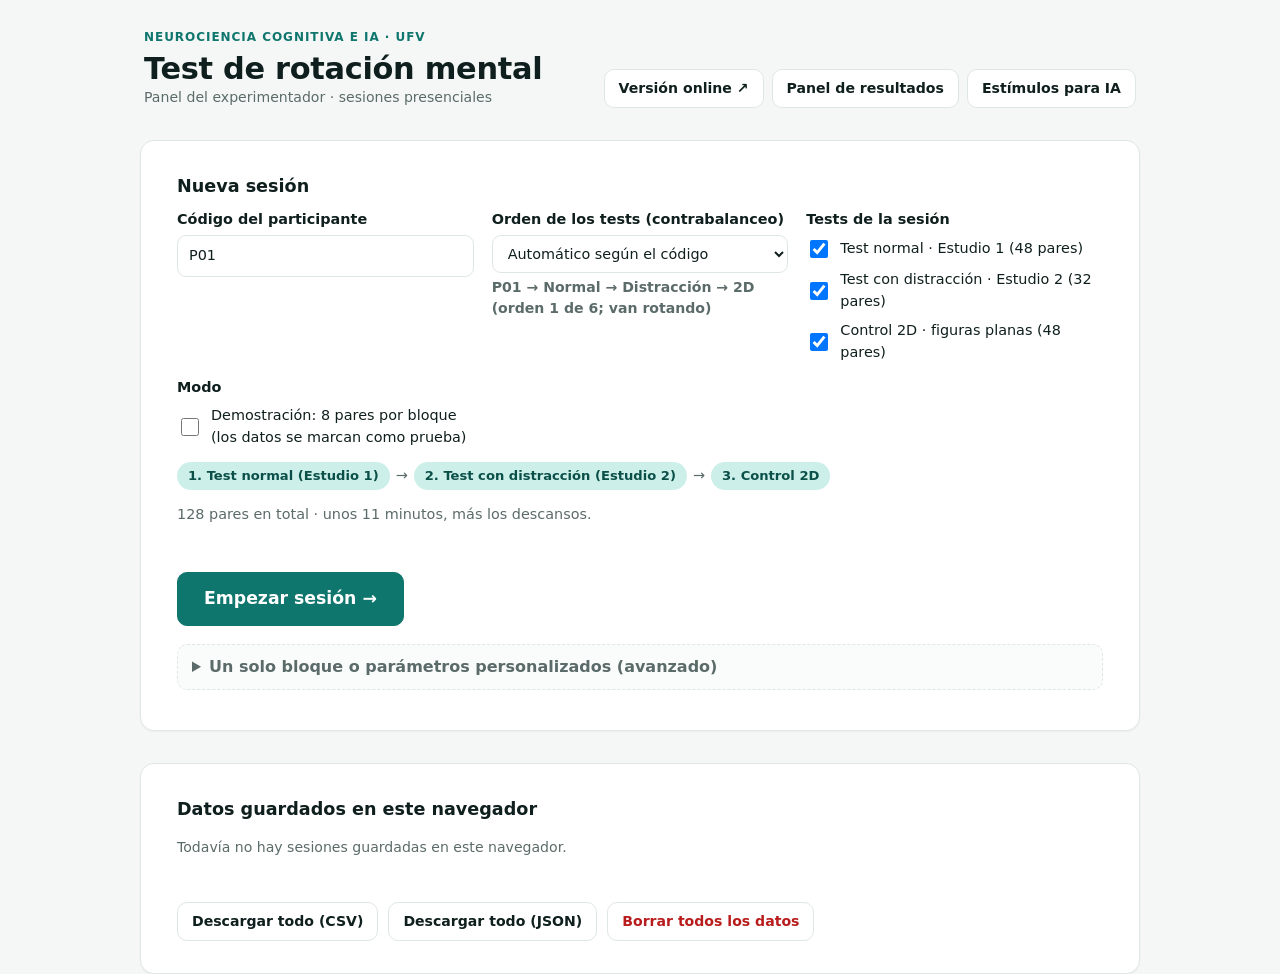
<file: index.html>
<!doctype html>
<html lang="es">
<head>
  <meta charset="utf-8">
  <meta name="viewport" content="width=device-width, initial-scale=1, viewport-fit=cover">
  <title>Test de rotación mental · Laboratorio</title>
  <link rel="icon" href="data:image/svg+xml,%3Csvg xmlns='http://www.w3.org/2000/svg' viewBox='0 0 32 32'%3E%3Cpath d='M16 3 28 9v14l-12 6-12-6V9z' fill='%231d9c8d'/%3E%3Cpath d='M16 3 28 9l-12 6L4 9z' fill='%23a8e6dc'/%3E%3Cpath d='M16 15v14l12-6V9z' fill='%230c544d'/%3E%3C/svg%3E">
  <link rel="stylesheet" href="css/estilo.css">
</head>
<body>

<!-- ============ PANEL DEL EXPERIMENTADOR ============ -->
<section id="p-panel" class="pantalla activa">
  <header class="cabecera-app">
    <div>
      <p class="etiqueta">Neurociencia Cognitiva e IA · UFV</p>
      <h1>Test de rotación mental</h1>
      <p class="nota" style="margin:0">Panel del experimentador · sesiones presenciales</p>
    </div>
    <nav class="enlaces-app">
      <a class="btn sec" href="participar.html?prueba=1" target="_blank" rel="noopener">Versión online ↗</a>
      <a class="btn sec" href="panel.html">Panel de resultados</a>
      <a class="btn sec" href="estimulos.html">Estímulos para IA</a>
    </nav>
  </header>

  <div class="tarjeta ancha">
    <h2 style="margin-top:0">Nueva sesión</h2>
    <form id="form-sesion" autocomplete="off" novalidate>
      <div class="opciones-sesion">
        <label>Código del participante
          <input id="s-codigo" required maxlength="20" placeholder="P01">
          <span class="nota" id="s-codigo-nota"></span>
        </label>
        <label>Orden de los tests (contrabalanceo)
          <select id="s-orden"></select>
          <span class="nota" id="s-orden-nota"></span>
        </label>
        <div>
          <label style="margin-bottom:6px">Tests de la sesión</label>
          <div class="partes">
            <label class="check-linea"><input type="checkbox" id="s-e1" checked> Test normal · Estudio 1 (48 pares)</label>
            <label class="check-linea"><input type="checkbox" id="s-e2" checked> Test con distracción · Estudio 2 (32 pares)</label>
            <label class="check-linea"><input type="checkbox" id="s-2d" checked> Control 2D · figuras planas (48 pares)</label>
          </div>
        </div>
        <div>
          <label style="margin-bottom:6px">Modo</label>
          <div class="partes">
            <label class="check-linea"><input type="checkbox" id="s-demo"> Demostración: 8 pares por bloque (los datos se marcan como prueba)</label>
          </div>
        </div>
      </div>
      <div class="plan-bloques" id="s-plan"></div>
      <p class="resumen-plan" id="s-resumen"></p>
      <p class="error" id="s-error"></p>
      <div class="fila-botones"><button class="btn principal grande" type="submit">Empezar sesión →</button></div>
    </form>

    <details id="ajustes" class="ajustes">
      <summary>Un solo bloque o parámetros personalizados (avanzado)</summary>
      <label>Condición
        <select id="sel-condicion"></select>
      </label>
      <p class="nota" id="resumen-condicion"></p>
      <details>
        <summary>Parámetros avanzados (JSON)</summary>
        <p class="nota">Puedes cambiar cualquier valor. Se aplica solo a este bloque y se guarda como <code>&lt;condición&gt;_personalizada</code>. Para cambios permanentes edita <code>js/config.js</code>.</p>
        <textarea id="json-config" spellcheck="false"></textarea>
        <p class="error" id="error-json"></p>
      </details>
      <div class="fila-botones"><button type="button" class="btn" id="btn-bloque">Empezar solo este bloque →</button></div>
    </details>
  </div>

  <div class="tarjeta ancha">
    <h2 style="margin-top:0">Datos guardados en este navegador</h2>
    <p class="nota" id="info-almacen"></p>
    <p class="aviso" id="aviso-almacen" hidden></p>
    <div class="tabla-scroll"><table class="tabla" id="tabla-sesiones"></table></div>
    <div class="fila-botones">
      <button type="button" class="btn sec" id="btn-descargar-todo">Descargar todo (CSV)</button>
      <button type="button" class="btn sec" id="btn-descargar-json">Descargar todo (JSON)</button>
      <button type="button" class="btn sec peligro" id="btn-borrar-todo">Borrar todos los datos</button>
    </div>
  </div>
</section>

<!-- ============ DATOS DEL PARTICIPANTE ============ -->
<section id="p-datos" class="pantalla">
  <div class="tarjeta">
    <p class="etiqueta" id="d-etiqueta"></p>
    <h1>Antes de empezar</h1>
    <p class="intro">Verás parejas de figuras. Tendrás que decidir si son <b>la misma figura girada</b> o si una es <b>la imagen en espejo</b> de la otra.</p>
    <form id="form-participante" autocomplete="off">
      <h2>Algunos datos (opcionales)</h2>
      <div class="rejilla">
        <label>Edad
          <input id="f-edad" type="number" min="10" max="99" inputmode="numeric">
        </label>
        <label>Género
          <select id="f-genero">
            <option value="">Prefiero no decirlo</option>
            <option>Mujer</option><option>Hombre</option><option>Otro</option>
          </select>
        </label>
        <label>Mano dominante
          <select id="f-mano">
            <option value="">—</option><option>Diestra</option><option>Zurda</option><option>Ambidiestra</option>
          </select>
        </label>
        <label>Estudios
          <select id="f-estudios">
            <option value="">—</option>
            <option value="STEM">Ciencias, ingeniería o tecnología (STEM)</option>
            <option value="No STEM">Otras áreas (no STEM)</option>
            <option value="Otro">Otro / no estudio</option>
          </select>
        </label>
        <label>Visión
          <select id="f-vision">
            <option value="">—</option><option>Normal</option><option>Corregida (gafas o lentillas)</option>
          </select>
        </label>
        <label>Experiencia con videojuegos 3D
          <select id="f-exp3d">
            <option value="">—</option>
            <option value="0">0 · Nunca</option>
            <option value="1">1 · Rara vez</option>
            <option value="2">2 · Algunas veces al mes</option>
            <option value="3">3 · Varias veces por semana</option>
            <option value="4">4 · A diario</option>
          </select>
        </label>
        <label class="ancho">¿Has hecho antes un test de rotación mental?
          <select id="f-previo">
            <option value="">—</option><option>No</option><option>Sí</option>
          </select>
        </label>
      </div>
      <div class="fila-botones">
        <button class="btn principal" type="submit">Continuar</button>
        <button type="button" class="btn sec" id="btn-volver-panel">← Volver al panel</button>
      </div>
    </form>
  </div>
</section>

<!-- ============ RESULTADOS DE LA SESIÓN ============ -->
<section id="p-resultados" class="pantalla">
  <div class="tarjeta">
    <p class="etiqueta" id="res-etiqueta">Sesión terminada</p>
    <h1>¡Gracias por participar!</h1>
    <div id="res-detalle">
      <div class="cifras" id="res-cifras"></div>
      <h2 id="res-titulo-grafica">Tiempo de respuesta (mediana de aciertos) según el ángulo</h2>
      <div class="leyenda"><span class="punto igual"></span> Pares iguales <span class="punto espejo"></span> Pares espejo <span class="linea"></span> Recta ajustada (iguales)</div>
      <canvas id="grafica" class="grafica"></canvas>
      <p class="nota" id="res-pendiente"></p>
      <h2>Resumen por tests (en el orden en que se hicieron)</h2>
      <div class="tabla-scroll"><table class="tabla" id="res-bloques"></table></div>
      <p class="nota">Precisión = aciertos / pares respondidos. TR = mediana de los aciertos. «Frente al test normal» = diferencia con el test normal de la misma persona, en puntos porcentuales (pp) de precisión y en ms de TR.</p>
      <details>
        <summary class="nota" style="cursor:pointer">Detalle por ángulo y tipo (test normal)</summary>
        <div class="tabla-scroll"><table class="tabla" id="res-tabla"></table></div>
      </details>
    </div>
    <div class="fila-botones">
      <button type="button" class="btn principal" id="btn-csv">Descargar CSV de la sesión</button>
      <button type="button" class="btn sec" id="btn-json">Descargar JSON (todo)</button>
      <button type="button" class="btn sec" id="btn-panel">Volver al panel</button>
    </div>
    <p class="nota" id="res-guardado"></p>
  </div>
</section>

<script src="js/config.js"></script>
<script src="js/figuras.js"></script>
<script src="js/ensayos.js"></script>
<script src="js/distractores.js"></script>
<script src="js/resultados.js"></script>
<script src="js/sesiones.js"></script>
<script src="js/motor.js"></script>
<script src="js/laboratorio.js"></script>
</body>
</html>
</file>
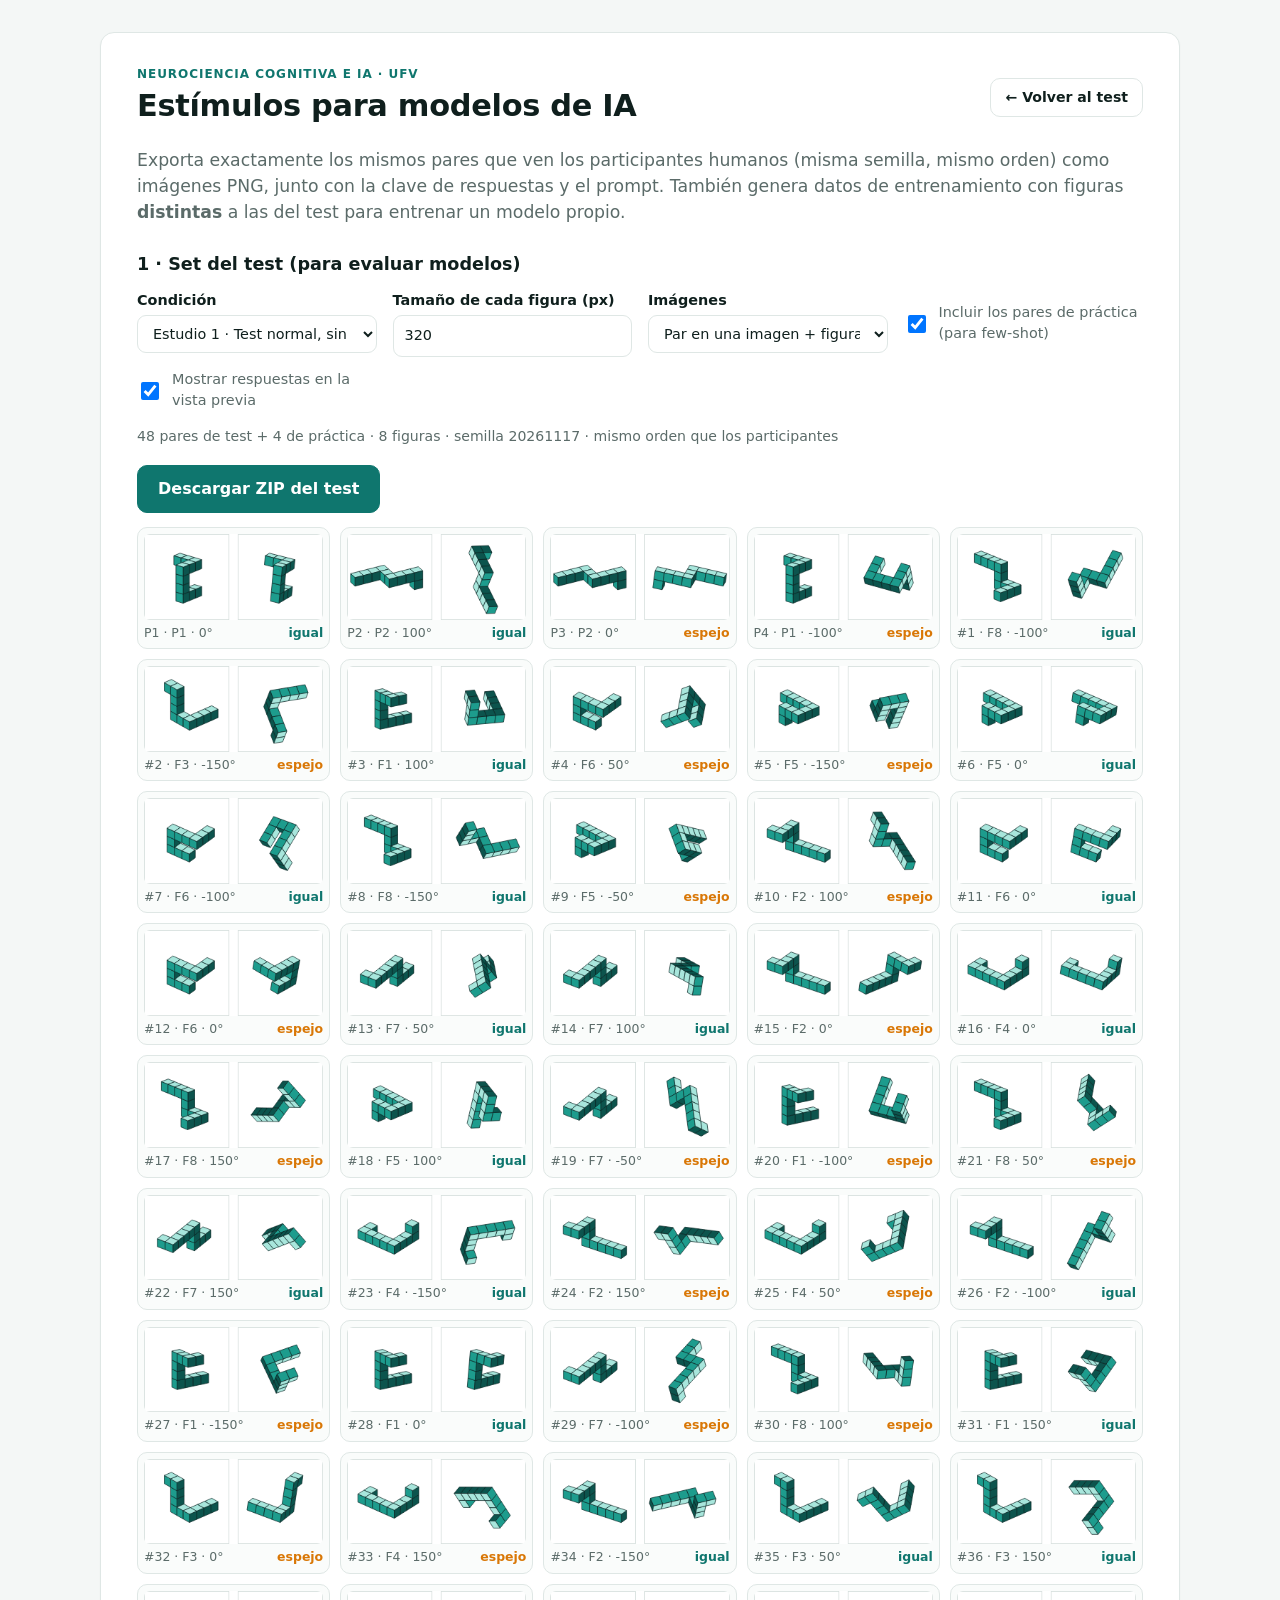
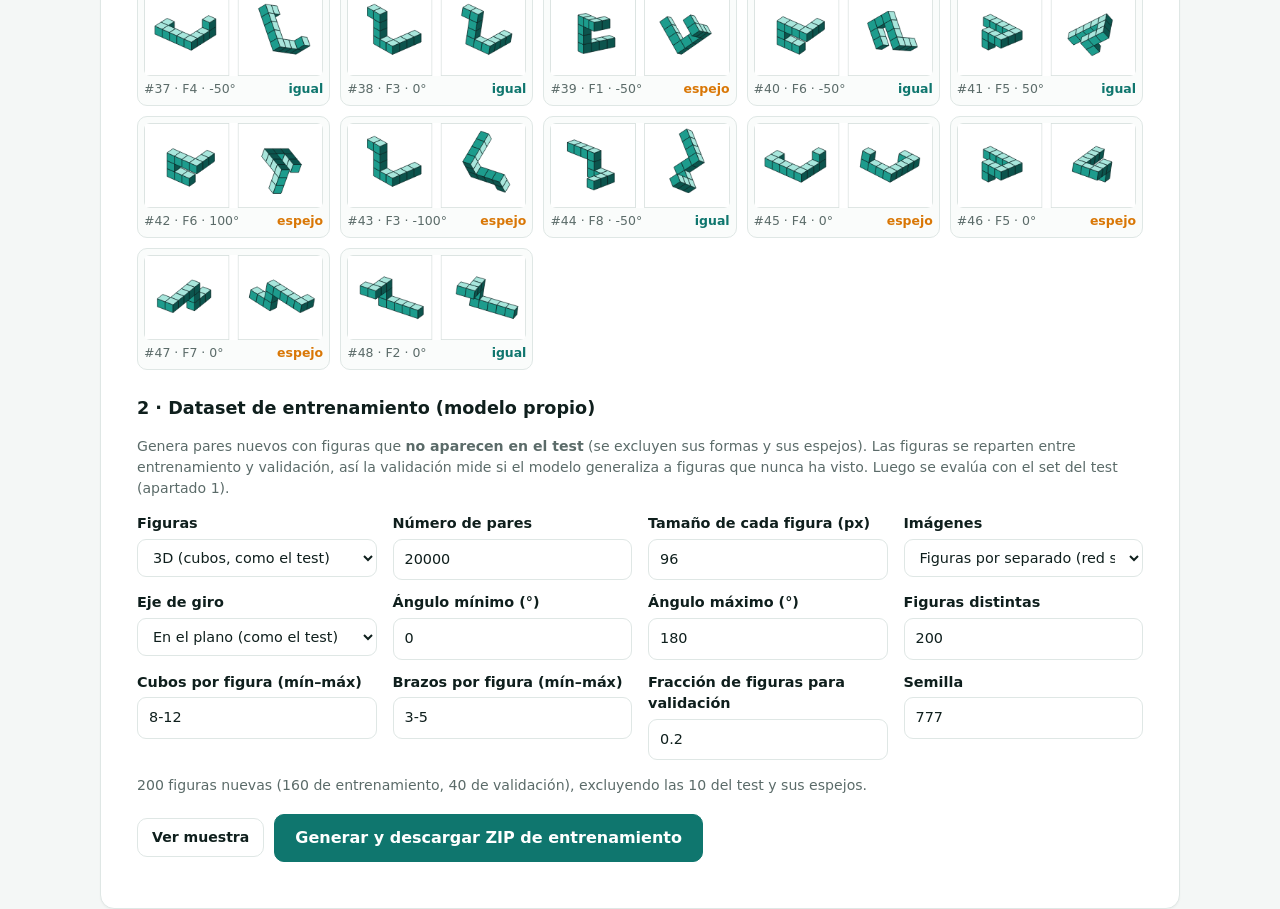
<file: estimulos.html>
<!doctype html>
<html lang="es">
<head>
  <meta charset="utf-8">
  <meta name="viewport" content="width=device-width, initial-scale=1">
  <title>Estímulos para IA</title>
  <link rel="stylesheet" href="css/estilo.css">
  <style>
    .tarjeta { max-width: 1080px; }
    .opciones { display: grid; grid-template-columns: repeat(auto-fill, minmax(200px, 1fr)); gap: 12px 16px; margin: 12px 0; }
    .opciones .check { margin: 0; align-items: center; }
    .galeria { display: grid; grid-template-columns: repeat(auto-fill, minmax(190px, 1fr)); gap: 10px; margin-top: 14px; }
    .item { border: 1px solid var(--borde); border-radius: 10px; padding: 6px; background: #fafcfb; font-size: .78rem; color: var(--suave); }
    .item canvas { width: 100%; height: auto; display: block; border-radius: 6px; background: #fff; }
    .item .etq { display: flex; justify-content: space-between; margin-top: 4px; font-variant-numeric: tabular-nums; }
    .item .clave { font-weight: 700; }
    .clave.igual { color: var(--acento); } .clave.espejo { color: var(--espejo); }
    .oculta-clave .clave { visibility: hidden; }
    .progreso-export { height: 8px; background: #eef2f1; border-radius: 4px; overflow: hidden; margin-top: 10px; display: none; }
    .progreso-export div { height: 100%; width: 0; background: var(--acento); }
    section + section { margin-top: 10px; }
    .cabecera { display: flex; justify-content: space-between; align-items: center; gap: 12px; flex-wrap: wrap; }
  </style>
</head>
<body>
<div class="tarjeta">
  <div class="cabecera">
    <div>
      <p class="etiqueta">Neurociencia Cognitiva e IA · UFV</p>
      <h1>Estímulos para modelos de IA</h1>
    </div>
    <a class="btn sec" href="index.html">← Volver al test</a>
  </div>
  <p class="intro">Exporta exactamente los mismos pares que ven los participantes humanos (misma semilla, mismo orden) como imágenes PNG, junto con la clave de respuestas y el prompt. También genera datos de entrenamiento con figuras <b>distintas</b> a las del test para entrenar un modelo propio.</p>

  <!-- ===================== 1. SET DEL TEST ===================== -->
  <section>
    <h2>1 · Set del test (para evaluar modelos)</h2>
    <div class="opciones">
      <label>Condición
        <select id="t-condicion"></select>
      </label>
      <label>Tamaño de cada figura (px)
        <input id="t-tam" type="number" value="320" min="64" max="1024" step="16">
      </label>
      <label>Imágenes
        <select id="t-modo">
          <option value="ambas">Par en una imagen + figuras por separado</option>
          <option value="par">Solo par (una imagen, como lo ve el humano)</option>
          <option value="separadas">Solo figuras por separado (izq / der)</option>
        </select>
      </label>
      <label class="check"><input type="checkbox" id="t-practica" checked> Incluir los pares de práctica (para few-shot)</label>
      <label class="check"><input type="checkbox" id="t-clave" checked> Mostrar respuestas en la vista previa</label>
    </div>
    <p class="nota" id="t-info"></p>
    <div class="fila-botones">
      <button class="btn principal" id="t-exportar">Descargar ZIP del test</button>
    </div>
    <div class="progreso-export" id="t-prog"><div></div></div>
    <div class="galeria" id="t-galeria"></div>
  </section>

  <!-- ===================== 2. DATASET DE ENTRENAMIENTO ===================== -->
  <section>
    <h2>2 · Dataset de entrenamiento (modelo propio)</h2>
    <p class="nota">Genera pares nuevos con figuras que <b>no aparecen en el test</b> (se excluyen sus formas y sus espejos). Las figuras se reparten entre entrenamiento y validación, así la validación mide si el modelo generaliza a figuras que nunca ha visto. Luego se evalúa con el set del test (apartado 1).</p>
    <div class="opciones">
      <label>Figuras
        <select id="d-dim">
          <option value="3d">3D (cubos, como el test)</option>
          <option value="2d">2D (cuadrados, como el control 2D)</option>
        </select>
      </label>
      <label>Número de pares
        <input id="d-n" type="number" value="20000" min="10" max="50000" step="100">
      </label>
      <label>Tamaño de cada figura (px)
        <input id="d-tam" type="number" value="96" min="32" max="512" step="16">
      </label>
      <label>Imágenes
        <select id="d-modo">
          <option value="separadas">Figuras por separado (red siamesa)</option>
          <option value="par">Par en una imagen</option>
        </select>
      </label>
      <label>Eje de giro
        <select id="d-eje">
          <option value="plano">En el plano (como el test)</option>
          <option value="profundidad">En profundidad (eje vertical)</option>
          <option value="aleatorio">Eje 3D al azar</option>
          <option value="mezcla">Mezcla de los tres</option>
        </select>
      </label>
      <label>Ángulo mínimo (°)
        <input id="d-amin" type="number" value="0" min="0" max="180">
      </label>
      <label>Ángulo máximo (°)
        <input id="d-amax" type="number" value="180" min="0" max="180">
      </label>
      <label>Figuras distintas
        <input id="d-nfig" type="number" value="200" min="4" max="500">
      </label>
      <label>Cubos por figura (mín–máx)
        <input id="d-cubos" value="8-12">
      </label>
      <label>Brazos por figura (mín–máx)
        <input id="d-brazos" value="3-5">
      </label>
      <label>Fracción de figuras para validación
        <input id="d-val" type="number" value="0.2" min="0" max="0.9" step="0.05">
      </label>
      <label>Semilla
        <input id="d-semilla" type="number" value="777">
      </label>
    </div>
    <p class="nota" id="d-info"></p>
    <div class="fila-botones">
      <button class="btn sec" id="d-muestra">Ver muestra</button>
      <button class="btn principal" id="d-exportar">Generar y descargar ZIP de entrenamiento</button>
    </div>
    <div class="progreso-export" id="d-prog"><div></div></div>
    <div class="galeria" id="d-galeria"></div>
  </section>
</div>

<script src="js/config.js"></script>
<script src="js/figuras.js"></script>
<script src="js/ensayos.js"></script>
<script src="js/resultados.js"></script>
<script src="js/zip.js"></script>
<script src="js/estimulos.js"></script>
</body>
</html>
</file>
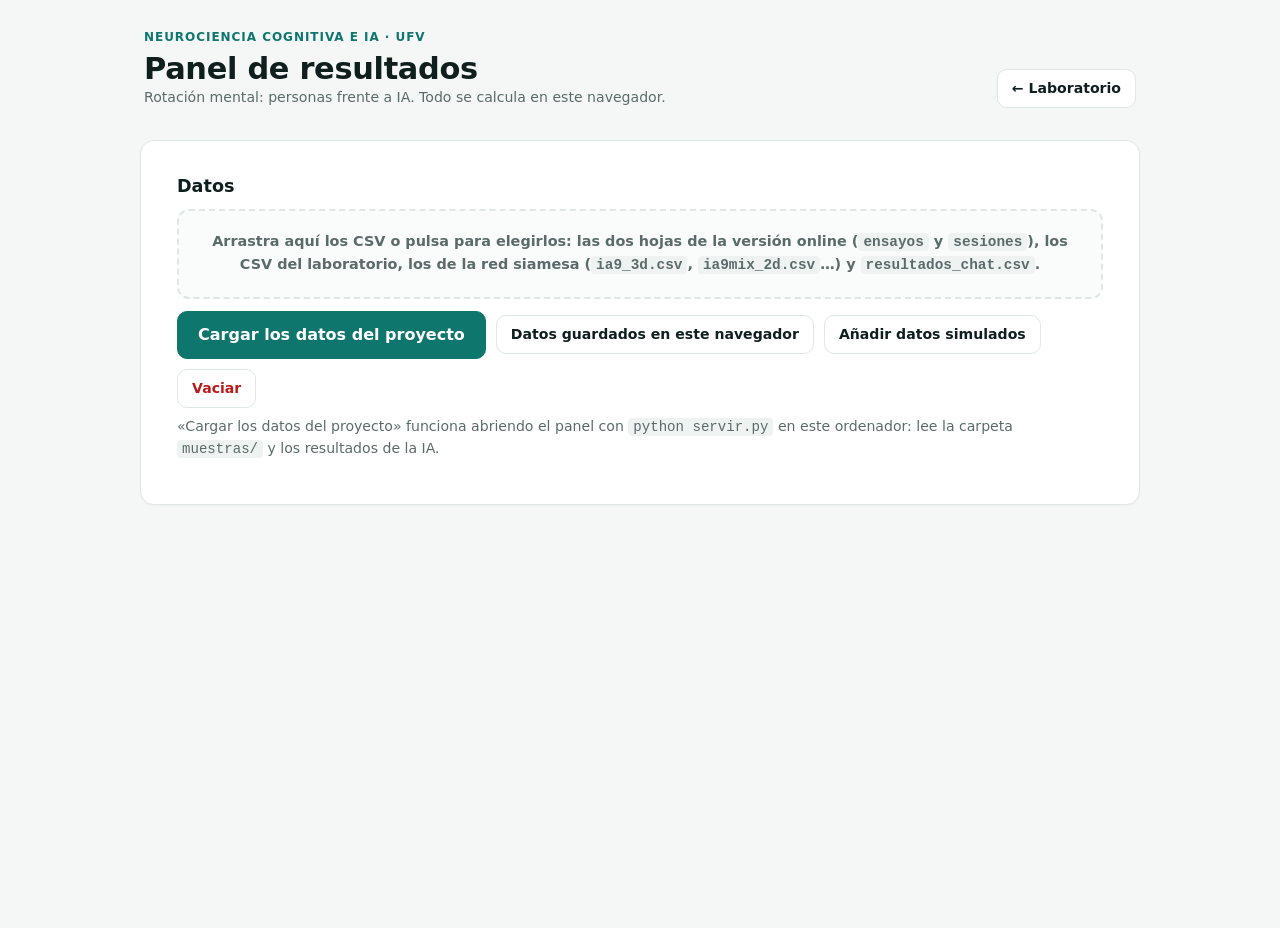
<file: panel.html>
<!doctype html>
<html lang="es">
<head>
  <meta charset="utf-8">
  <meta name="viewport" content="width=device-width, initial-scale=1">
  <title>Panel de resultados · Test de rotación mental</title>
  <link rel="icon" href="data:image/svg+xml,%3Csvg xmlns='http://www.w3.org/2000/svg' viewBox='0 0 32 32'%3E%3Cpath d='M16 3 28 9v14l-12 6-12-6V9z' fill='%231d9c8d'/%3E%3Cpath d='M16 3 28 9l-12 6L4 9z' fill='%23a8e6dc'/%3E%3Cpath d='M16 15v14l12-6V9z' fill='%230c544d'/%3E%3C/svg%3E">
  <link rel="stylesheet" href="css/estilo.css">
  <style>
    .viz-root {
      color-scheme: light;
      --surface-1: #ffffff;
      --text-primary: #0b0b0b;
      --text-secondary: #52514e;
      --text-muted: #898781;
      --grid: #e1e0d9;
      --axis: #c3c2b7;
      --bien: #0d7a3e; --bien-fondo: #e3f4ea;
      --medio: #8a5a00; --medio-fondo: #fdf1d8;
      --mal: #b42318; --mal-fondo: #fde8e6;
      --neutro: #52514e; --neutro-fondo: #efeeea;
    }
    .panel-ancho { max-width: 1240px; margin: 0 auto; }
    .zona-carga { display: block; border: 2px dashed var(--borde); border-radius: 12px; padding: 20px; text-align: center; color: var(--suave); background: #fafcfb; cursor: pointer; }
    .zona-carga.encima { border-color: var(--acento); background: #eef7f6; }
    .archivos { display: flex; flex-wrap: wrap; gap: 6px; margin-top: 12px; }
    .aviso-sim { background: #fde7d9; border: 1px solid #f5c3a3; color: #9a3412; border-radius: 10px; padding: 10px 14px; font-weight: 600; }
    .estado-carga { font-size: .88rem; color: var(--suave); margin: 8px 0 0; min-height: 1.2em; }

    /* navegación por secciones */
    .nav-secciones { position: sticky; top: 0; z-index: 20; background: rgba(244,247,246,.96);
      border-bottom: 1px solid var(--borde); padding: 8px 0; margin: 0 0 14px; display: flex; flex-wrap: wrap; gap: 6px; }
    .nav-secciones a { text-decoration: none; font-size: .84rem; font-weight: 600; color: var(--texto); background: #fff; border: 1px solid var(--borde);
      border-radius: 999px; padding: 5px 12px; }
    .nav-secciones a:hover { border-color: var(--acento); color: var(--acento); }
    .criterios { display: flex; flex-wrap: wrap; gap: 8px 22px; align-items: center; font-size: .9rem; }
    .criterios label { display: inline-flex; flex-direction: row; align-items: center; gap: 7px; font-weight: 500; margin: 0; }
    .criterios input[type=number] { width: 64px; padding: 4px 6px; }
    .criterios select { padding: 4px 8px; }

    /* secciones */
    .seccion { scroll-margin-top: 64px; }
    .seccion > header { display: flex; flex-wrap: wrap; align-items: baseline; justify-content: space-between; gap: 8px 16px; margin-bottom: 4px; }
    .seccion > header h2 { margin: 0; font-size: 1.35rem; }
    .meta { color: var(--suave); margin: 2px 0 10px; font-size: .88rem; }
    .veredicto { display: inline-flex; align-items: center; gap: 6px; font-size: .82rem; font-weight: 700; border-radius: 999px; padding: 4px 11px; white-space: nowrap; }
    .veredicto.bien { color: var(--bien); background: var(--bien-fondo); }
    .veredicto.medio { color: var(--medio); background: var(--medio-fondo); }
    .veredicto.mal { color: var(--mal); background: var(--mal-fondo); }
    .veredicto.neutro { color: var(--neutro); background: var(--neutro-fondo); }

    /* cifras clave */
    .cifras { display: grid; grid-template-columns: repeat(auto-fill, minmax(175px, 1fr)); gap: 10px; margin: 12px 0 4px; }
    .cifra { background: #fafcfb; border: 1px solid var(--borde); border-radius: 12px; padding: 11px 13px; }
    .cifra .v { font-size: 1.45rem; font-weight: 650; line-height: 1.15; font-variant-numeric: tabular-nums; }
    .cifra .t { font-size: .8rem; color: var(--texto); margin-top: 3px; }
    .cifra .s { font-size: .72rem; color: var(--suave); margin-top: 3px; font-variant-numeric: tabular-nums; }

    .rejilla-graficos { display: grid; grid-template-columns: repeat(auto-fit, minmax(440px, 1fr)); gap: 16px; margin: 10px 0; }
    .grafico { background: var(--surface-1); border: 1px solid var(--borde); border-radius: 12px; padding: 14px 16px 8px; min-width: 0; }
    .g-cab { display: flex; justify-content: space-between; gap: 10px; align-items: flex-start; }
    .grafico h3 { font-size: 1rem; margin: 0; }
    .grafico .sub { font-size: .8rem; color: var(--text-secondary); margin: 2px 0 6px; }
    .btn-png { border: 1px solid var(--borde); background: #fff; color: var(--suave); border-radius: 8px; font-size: .75rem; padding: 3px 8px; cursor: pointer; flex: none; }
    .btn-png:hover { color: var(--acento); border-color: var(--acento); }
    .grafico svg.plot { width: 100%; height: auto; display: block; overflow: visible; }
    .grafico svg text { font-family: system-ui, -apple-system, "Segoe UI", Arial, sans-serif; font-variant-numeric: tabular-nums; }
    .leyenda-viz { display: flex; flex-wrap: wrap; gap: 6px 16px; font-size: .8rem; color: var(--text-secondary); margin: 2px 0 4px; }
    .leyenda-viz span { display: inline-flex; align-items: center; gap: 6px; }
    .leyenda-viz svg { width: 22px; height: 10px; overflow: visible; }
    details.tabla-datos summary { cursor: pointer; font-size: .8rem; color: var(--suave); margin: 4px 0; }
    .vacio { color: var(--suave); font-size: .9rem; padding: 14px 0; }

    .estad { font-variant-numeric: tabular-nums; color: var(--text-secondary); }
    .dos-col { display: grid; grid-template-columns: repeat(auto-fit, minmax(380px, 1fr)); gap: 14px 28px; }
    .dos-col h4 { margin: 0 0 8px; font-size: .9rem; }
    .lista-excl { font-size: .84rem; columns: 2; margin: 4px 0; }
    .tabla-corr { max-width: 620px; }

    .tabla-hip td { vertical-align: middle; text-align: left !important; }
    .tabla-hip th { text-align: left !important; }
    .tabla-hip a { color: inherit; font-weight: 650; }

    .barras-h { display: grid; grid-template-columns: minmax(150px, 280px) 1fr 54px; gap: 6px 10px; align-items: center; font-size: .86rem; }
    .barras-h .pista { background: #eef1f0; border-radius: 6px; height: 16px; overflow: hidden; }
    .barras-h .lleno { background: var(--acento); height: 100%; border-radius: 0 4px 4px 0; }
    .barras-h .lleno.gris { background: var(--suave); }
    details.criterios-caja > summary { cursor: pointer; font-weight: 600; font-size: .92rem; }
    details.criterios-caja > summary .nota { font-weight: 400; margin-left: 8px; }
    details.criterios-caja[open] > summary { margin-bottom: 10px; }
    .barras-h .n { text-align: right; font-variant-numeric: tabular-nums; font-weight: 600; }
    .medida-sel { display: inline-flex; flex-direction: row; gap: 8px; align-items: center; font-size: .9rem; margin: 2px 0 4px; }
    .medida-sel select { width: auto; padding: 5px 8px; }
    .excluido td { color: #9ca3af; }
    #tip { position: fixed; z-index: 50; pointer-events: none; background: #1f2624; color: #fff; font-size: .78rem; line-height: 1.4;
      padding: 6px 9px; border-radius: 7px; white-space: pre-line; max-width: 320px; box-shadow: 0 2px 8px rgba(0,0,0,.18); display: none; }
    @media (max-width: 560px) { .rejilla-graficos { grid-template-columns: 1fr; } .barras-h { grid-template-columns: 110px 1fr 40px; } }
    @media print {
      .nav-secciones, .criterios, .btn-png, #tarjeta-datos, details.tabla-datos { display: none !important; }
      .grafico, .cifra { break-inside: avoid; }
      body { background: #fff; }
    }
  </style>
</head>
<body>
<section class="pantalla activa viz-root">
  <div class="panel-ancho">
  <header class="cabecera-app">
    <div>
      <p class="etiqueta">Neurociencia Cognitiva e IA · UFV</p>
      <h1>Panel de resultados</h1>
      <p class="nota" style="margin:0">Rotación mental: personas frente a IA. Todo se calcula en este navegador.</p>
    </div>
    <nav class="enlaces-app"><a class="btn sec" href="index.html">← Laboratorio</a></nav>
  </header>

  <div class="tarjeta ancha" id="tarjeta-datos">
    <h2 style="margin-top:0">Datos</h2>
    <label class="zona-carga" id="zona-carga">
      <input type="file" id="entrada-archivos" accept=".csv,text/csv" multiple hidden>
      <b>Arrastra aquí los CSV</b> o pulsa para elegirlos: las dos hojas de la versión online (<code>ensayos</code> y <code>sesiones</code>), los CSV del laboratorio, los de la red siamesa (<code>ia9_3d.csv</code>, <code>ia9mix_2d.csv</code>…) y <code>resultados_chat.csv</code>.
    </label>
    <div class="fila-botones" style="margin-top:12px">
      <button type="button" class="btn principal" id="btn-proyecto">Cargar los datos del proyecto</button>
      <button type="button" class="btn sec" id="btn-navegador">Datos guardados en este navegador</button>
      <button type="button" class="btn sec" id="btn-simulados">Añadir datos simulados</button>
      <button type="button" class="btn sec peligro" id="btn-vaciar">Vaciar</button>
    </div>
    <p class="estado-carga" id="estado-carga">«Cargar los datos del proyecto» funciona abriendo el panel con <code>python servir.py</code> en este ordenador: lee la carpeta <code>muestras/</code> y los resultados de la IA.</p>
    <div class="archivos" id="archivos"></div>
    <p class="aviso-sim" id="aviso-sim" hidden>Hay DATOS SIMULADOS cargados: sirven solo para ver cómo funciona el panel. No son datos reales.</p>
  </div>

  <div id="resultados" hidden>
    <nav class="nav-secciones" id="nav-secciones"></nav>
    <div class="tarjeta ancha">
      <details class="criterios-caja"><summary>Criterios de exclusión y comparación<span class="nota" id="n-analizadas"></span></summary>
      <div class="criterios" id="criterios">
        <label><input type="checkbox" id="f-prueba" checked> Quitar datos de prueba</label>
        <label>Modalidad <select id="f-modalidad"><option value="">Todas</option><option value="laboratorio">Laboratorio</option><option value="online">Online</option></select></label>
        <label><input type="checkbox" id="f-completo" checked> Exigir el test normal completo</label>
        <label><input type="checkbox" id="f-precision" checked> Precisión en el test normal ≥ <input type="number" id="f-umbral" value="60" min="0" max="100" step="5"> %</label>
        <label><input type="checkbox" id="f-rapidos" checked> Quitar a quien respondía sin mirar (TR mediano &lt; 300 ms)</label>
        <label><input type="checkbox" id="f-tr" checked> Quitar pares con TR &lt; 300 ms o &gt; 20 s</label>
        <label><input type="checkbox" id="f-sonido" checked> Distracción: quitar a quien no oyó los pitidos</label>
        <label><input type="checkbox" id="f-azar"> Comprobación: quitar los tests que no superan el azar</label>
        <label><input type="checkbox" id="f-primero"> IA: personas solo en el test que hicieron primero</label>
      </div>
      </details>
    </div>
    <div id="secciones"></div>
  </div>
  </div>
</section>
<div id="tip"></div>

<script src="js/config.js"></script>
<script src="js/resultados.js"></script>
<script src="js/sesiones.js"></script>
<script src="js/panel.js"></script>
</body>
</html>
</file>
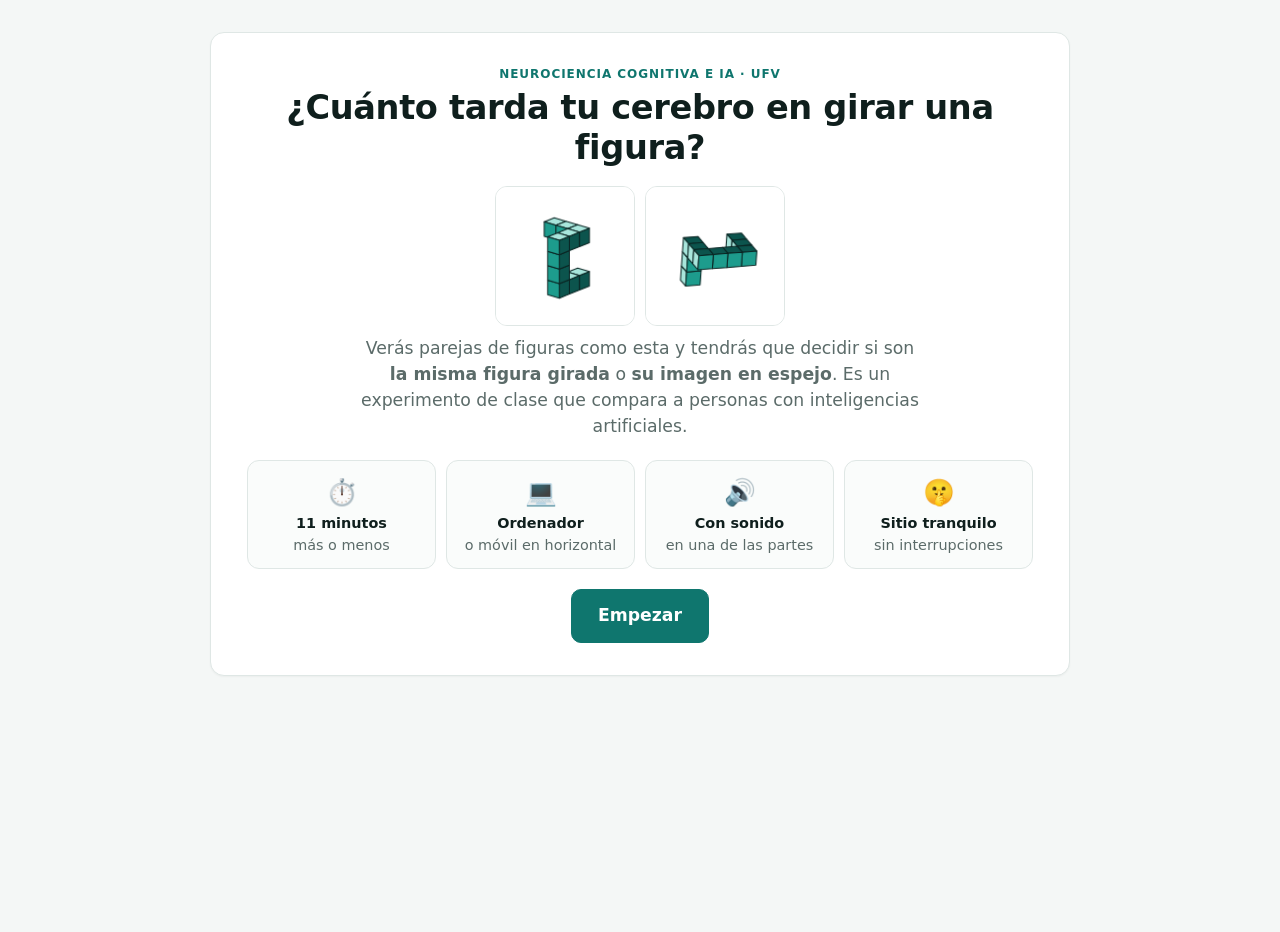
<file: participar.html>
<!doctype html>
<html lang="es">
<head>
  <meta charset="utf-8">
  <meta name="viewport" content="width=device-width, initial-scale=1, viewport-fit=cover">
  <title>Test de rotación mental · Neurociencia Cognitiva e IA (UFV)</title>
  <meta name="description" content="¿Son la misma figura girada o su imagen en espejo? Experimento de clase que compara a personas con inteligencias artificiales. Unos 11 minutos y anónimo.">
  <!-- Vista previa al compartir el enlace por WhatsApp -->
  <meta property="og:type" content="website">
  <meta property="og:title" content="¿Cuánto tarda tu cerebro en girar una figura?">
  <meta property="og:description" content="Test de rotación mental · experimento de clase (Neurociencia Cognitiva e IA, UFV). Unos 11 minutos y anónimo.">
  <!-- Dirección completa de la imagen (WhatsApp no acepta rutas relativas) -->
  <meta property="og:image" content="https://feduchyy.github.io/rotacion-mental/vista_previa.png">
  <meta property="og:url" content="https://feduchyy.github.io/rotacion-mental/participar.html">
  <meta name="theme-color" content="#0f766e">
  <link rel="icon" href="data:image/svg+xml,%3Csvg xmlns='http://www.w3.org/2000/svg' viewBox='0 0 32 32'%3E%3Cpath d='M16 3 28 9v14l-12 6-12-6V9z' fill='%231d9c8d'/%3E%3Cpath d='M16 3 28 9l-12 6L4 9z' fill='%23a8e6dc'/%3E%3Cpath d='M16 15v14l12-6V9z' fill='%230c544d'/%3E%3C/svg%3E">
  <link rel="stylesheet" href="css/estilo.css">
</head>
<body>
<div class="cinta-prueba" id="cinta-prueba" hidden>MODO PRUEBA</div>

<!-- ============ 1. BIENVENIDA ============ -->
<section id="p-bienvenida" class="pantalla activa">
  <div class="tarjeta hero">
    <p class="etiqueta">Neurociencia Cognitiva e IA · UFV</p>
    <h1>¿Cuánto tarda tu cerebro en girar una figura?</h1>
    <div class="figura-portada"><canvas id="portada-1"></canvas><canvas id="portada-2"></canvas></div>
    <p class="intro">Verás parejas de figuras como esta y tendrás que decidir si son <b>la misma figura girada</b> o <b>su imagen en espejo</b>. Es un experimento de clase que compara a personas con inteligencias artificiales.</p>
    <div class="requisitos">
      <div class="requisito"><span class="i">⏱️</span><b id="b-minutos">11 minutos</b><br>más o menos</div>
      <div class="requisito"><span class="i">💻</span><b>Ordenador</b><br>o móvil en horizontal</div>
      <div class="requisito" id="req-sonido"><span class="i">🔊</span><b>Con sonido</b><br>en una de las partes</div>
      <div class="requisito"><span class="i">🤫</span><b>Sitio tranquilo</b><br>sin interrupciones</div>
    </div>
    <p class="aviso" id="b-aviso" hidden></p>
    <div class="fila-botones centro"><button type="button" class="btn principal grande" id="btn-bienvenida">Empezar</button></div>
  </div>
</section>


<!-- ============ 3. DATOS GENERALES ============ -->
<section id="p-datos" class="pantalla">
  <div class="tarjeta">
    <h1>Unos datos generales</h1>
    <p class="nota">Solo la edad es obligatoria.</p>
    <form id="form-datos" autocomplete="off">
      <div class="rejilla">
        <label>Edad *
          <input id="f-edad" type="number" min="10" max="99" required inputmode="numeric">
        </label>
        <label>Género
          <select id="f-genero">
            <option value="">Prefiero no decirlo</option>
            <option>Mujer</option><option>Hombre</option><option>Otro</option>
          </select>
        </label>
        <label>Mano dominante
          <select id="f-mano">
            <option value="">—</option><option>Diestra</option><option>Zurda</option><option>Ambidiestra</option>
          </select>
        </label>
        <label>Estudios
          <select id="f-estudios">
            <option value="">—</option>
            <option value="STEM">Ciencias, ingeniería o tecnología (STEM)</option>
            <option value="No STEM">Otras áreas (no STEM)</option>
            <option value="Otro">Otro / no estudio</option>
          </select>
        </label>
        <label>Visión
          <select id="f-vision">
            <option value="">—</option><option>Normal</option><option>Corregida (gafas o lentillas)</option>
          </select>
        </label>
        <label>¿Juegas a videojuegos en 3D?
          <select id="f-exp3d">
            <option value="">—</option>
            <option value="0">Nunca</option>
            <option value="1">Rara vez</option>
            <option value="2">Algunas veces al mes</option>
            <option value="3">Varias veces por semana</option>
            <option value="4">A diario</option>
          </select>
        </label>
        <label class="ancho">¿Has hecho antes un test de rotación mental?
          <select id="f-previo">
            <option value="">—</option><option>No</option><option>Sí</option>
          </select>
        </label>
      </div>
      <div class="fila-botones"><button class="btn principal" type="submit">Continuar</button></div>
    </form>
  </div>
</section>

<!-- ============ 4. FIN ============ -->
<section id="p-gracias" class="pantalla">
  <div class="tarjeta">
    <p class="etiqueta">¡Terminado!</p>
    <h1>¡Muchas gracias por participar!</h1>
    <div class="estado-envio" id="envio-estado"></div>
    <div id="g-resultados">
      <h2>Tus resultados</h2>
      <div class="cifras" id="g-cifras"></div>
      <div class="leyenda"><span class="punto igual"></span> Pares iguales <span class="punto espejo"></span> Pares espejo <span class="linea"></span> Tendencia (iguales)</div>
      <canvas id="g-grafica" class="grafica"></canvas>
      <p id="g-explicacion"></p>
    </div>
    <div class="compartir" id="g-compartir">
      <h2>¿Nos ayudas a llegar a más gente?</h2>
      <p class="nota">Cuantas más personas participen, mejor saldrá el trabajo. ¡Gracias!</p>
      <a class="btn whatsapp grande" id="btn-compartir" target="_blank" rel="noopener">Compartir por WhatsApp</a>
    </div>
    <p class="nota">Tu código anónimo es <span class="codigo" id="g-codigo"></span>. <span id="g-contacto"></span></p>
  </div>
</section>

<script src="js/config.js"></script>
<script src="js/figuras.js"></script>
<script src="js/ensayos.js"></script>
<script src="js/distractores.js"></script>
<script src="js/resultados.js"></script>
<script src="js/sesiones.js"></script>
<script src="js/motor.js"></script>
<script src="js/envio.js"></script>
<script src="js/online.js"></script>
</body>
</html>
</file>
<file: css/estilo.css>
:root {
  --fondo: #f4f7f6;
  --tarjeta: #ffffff;
  --texto: #0f1f1d;
  --suave: #5b6b69;
  --acento: #0f766e;
  --acento-claro: #ccefe9;
  --espejo: #d97706;
  --borde: #dfe7e5;
  --error: #b91c1c;
  --radio: 14px;
}
* { box-sizing: border-box; }
[hidden] { display: none !important; }
html, body { margin: 0; height: 100%; }
body {
  font-family: system-ui, -apple-system, "Segoe UI", Roboto, sans-serif;
  background: var(--fondo); color: var(--texto); line-height: 1.5;
  -webkit-text-size-adjust: 100%;
}
h1 { font-size: 1.9rem; margin: 0 0 .4rem; letter-spacing: -.01em; line-height: 1.2; }
h2 { font-size: 1.1rem; margin: 1.6rem 0 .6rem; }
code { background: #eef2f1; padding: 1px 5px; border-radius: 4px; }
a { color: var(--acento); }

.pantalla { display: none; min-height: 100%; }
.pantalla.activa { display: block; }

.tarjeta {
  max-width: 860px; margin: 32px auto; padding: 32px 36px;
  background: var(--tarjeta); border-radius: var(--radio); border: 1px solid var(--borde);
  box-shadow: 0 1px 2px rgba(0,0,0,.04);
}
.tarjeta.ancha { max-width: 1000px; }
.tarjeta.centrada { text-align: center; max-width: 620px; margin-top: 12vh; }
.tarjeta.centrada .lista, .tarjeta.centrada .msg-texto { text-align: left; }
.etiqueta { text-transform: uppercase; font-size: .75rem; letter-spacing: .08em; color: var(--acento); font-weight: 700; margin: 0 0 .3rem; min-height: 1em; }
.intro { font-size: 1.08rem; color: var(--suave); }
.nota { color: var(--suave); font-size: .88rem; }
.error { color: var(--error); font-size: .88rem; min-height: 1em; }
.codigo { font-family: ui-monospace, Consolas, monospace; font-weight: 700; letter-spacing: .05em; }
.icono-grande { font-size: 3rem; line-height: 1; margin-bottom: 8px; }
.aviso { background: #fff7e6; border: 1px solid #f3d9a6; color: #7a4b00; border-radius: 10px; padding: 10px 14px; font-size: .93rem; }
.aviso.info { background: #eef7f6; border-color: #cfe9e5; color: #0b4f49; }
.msg-texto { font-size: 1.02rem; }
.msg-texto p { margin: .5em 0; }

/* ---------- formularios ---------- */
label { display: flex; flex-direction: column; gap: 4px; font-size: .9rem; font-weight: 600; }
input, select, textarea {
  font: inherit; font-weight: 400; padding: 9px 11px; border: 1px solid var(--borde); border-radius: 9px; background: #fff; color: var(--texto);
}
input:focus, select:focus, textarea:focus { outline: 2px solid var(--acento); outline-offset: 1px; }
.rejilla { display: grid; grid-template-columns: repeat(2, minmax(0, 1fr)); gap: 14px 18px; }
.rejilla .ancho { grid-column: 1 / -1; }
.check { flex-direction: row; align-items: flex-start; gap: 10px; font-weight: 400; margin: 14px 0; color: var(--suave); }
.check input { margin-top: 4px; flex: 0 0 auto; width: 18px; height: 18px; }
.check-linea { flex-direction: row; align-items: center; gap: 9px; font-weight: 500; }
.check-linea input { width: 18px; height: 18px; flex: 0 0 auto; }
textarea { width: 100%; min-height: 260px; font-family: ui-monospace, Consolas, monospace; font-size: .8rem; }

.ajustes { border: 1px dashed var(--borde); border-radius: 10px; padding: 10px 14px; margin: 18px 0 8px; background: #fafcfb; }
.ajustes summary { cursor: pointer; font-weight: 600; color: var(--suave); }
.ajustes > label { margin-top: 12px; }
.ajustes details { margin-top: 8px; }

/* ---------- botones ---------- */
.btn {
  font: inherit; font-weight: 600; border-radius: 10px; padding: 11px 20px; cursor: pointer;
  border: 1px solid var(--borde); background: #fff; color: var(--texto); text-decoration: none;
  display: inline-flex; align-items: center; justify-content: center; gap: 8px; touch-action: manipulation;
}
.btn:hover { border-color: var(--acento); }
.btn:disabled { opacity: .5; cursor: default; }
.btn.principal { background: var(--acento); color: #fff; border-color: var(--acento); }
.btn.principal:hover { filter: brightness(1.08); }
.btn.sec { font-size: .88rem; padding: 8px 14px; }
.btn.peligro { color: var(--error); }
.btn.whatsapp { background: #25d366; border-color: #25d366; color: #fff; }
.btn.grande { font-size: 1.08rem; padding: 13px 26px; }
.fila-botones { display: flex; flex-wrap: wrap; gap: 10px; align-items: center; margin-top: 18px; }
.fila-botones.centro { justify-content: center; }

/* ---------- instrucciones ---------- */
.ejemplos { display: grid; grid-template-columns: 1fr 1fr; gap: 18px; margin: 18px 0; }
.ejemplos figure { margin: 0; background: #fafcfb; border: 1px solid var(--borde); border-radius: 12px; padding: 12px; }
.par-mini { display: flex; gap: 8px; justify-content: center; }
.par-mini canvas { border-radius: 8px; border: 1px solid var(--borde); }
figcaption { font-size: .88rem; color: var(--suave); margin-top: 8px; text-align: center; }
.teclas { display: flex; gap: 28px; justify-content: center; margin: 12px 0; font-size: 1.05rem; flex-wrap: wrap; }
.teclas-tactil { text-align: center; margin: 12px 0; font-size: 1.02rem; }
kbd { border: 1px solid #c8d3d1; border-bottom-width: 3px; border-radius: 6px; padding: 1px 8px; background: #fff; font-family: inherit; font-weight: 700; }
.lista { color: var(--suave); padding-left: 20px; }
.lista li { margin: 4px 0; }
.solo-tactil { display: none; }
body.tactil .solo-tactil { display: inline; }

/* ---------- ensayo ---------- */
#p-ensayo { background: #fff; }
body.ensayando { background: #fff; overscroll-behavior: none; -webkit-user-select: none; user-select: none; -webkit-touch-callout: none; }
.barra-progreso { position: fixed; top: 0; left: 0; right: 0; height: 4px; background: #eef2f1; z-index: 2; }
#progreso { height: 100%; width: 0; background: var(--acento); transition: width .2s; }
.zona-ensayo { min-height: 100vh; min-height: 100dvh; display: flex; flex-direction: column; align-items: center; justify-content: center; gap: 18px; position: relative; padding: 24px 12px; touch-action: manipulation; }
.contador { color: var(--suave); font-size: .9rem; font-variant-numeric: tabular-nums; min-height: 1.3em; }
.fila-ensayo { display: flex; flex-wrap: wrap; justify-content: center; align-items: center; gap: 18px; width: 100%; }
.contenedor-par { order: -1; flex: 0 0 100%; display: flex; justify-content: center; }
.par { position: relative; display: flex; gap: 32px; }
.lienzo { border: 1px solid var(--borde); border-radius: 16px; background: #fff; display: block; }
.fijacion {
  position: absolute; inset: 0; display: none; align-items: center; justify-content: center;
  font-size: 54px; font-weight: 300; color: var(--texto); background: #fff; border-radius: 16px;
}
.fijacion.visible { display: flex; }
.feedback { min-height: 1.6em; font-weight: 700; font-size: 1.1rem; }
.feedback.ok { color: var(--acento); }
.feedback.mal { color: var(--error); }
.btn.resp { min-width: 150px; font-size: 1.05rem; padding: 13px 22px; }
.btn.resp:active { background: var(--acento-claro); }
.flecha { color: var(--suave); }
body.tactil .flecha { display: none; }
.capa-distractor { position: absolute; left: 0; top: 0; pointer-events: none; z-index: 5; }
.oculto { visibility: hidden; }

/* móvil en horizontal: botones a los lados de las figuras */
#p-ensayo.lateral .zona-ensayo { gap: 6px; padding: 8px; }
#p-ensayo.lateral .fila-ensayo { flex-wrap: nowrap; gap: 12px; }
#p-ensayo.lateral .contenedor-par { order: 0; flex: 0 0 auto; }
#p-ensayo.lateral .par { gap: 10px; }
#p-ensayo.lateral .btn.resp {
  align-self: stretch; flex: 0 0 auto; width: clamp(84px, 12vw, 120px); min-width: 0; padding: 10px 6px;
  font-size: 1.1rem; border-width: 2px;
}

/* ---------- resultados ---------- */
.cifras { display: grid; grid-template-columns: repeat(4, minmax(0, 1fr)); gap: 12px; margin: 20px 0 8px; }
.cifra { background: #fafcfb; border: 1px solid var(--borde); border-radius: 12px; padding: 12px 14px; }
.cifra .v { font-size: 1.6rem; font-weight: 700; font-variant-numeric: tabular-nums; }
.cifra .t { font-size: .8rem; color: var(--suave); }
.grafica { width: 100%; height: 300px; display: block; }
.leyenda { font-size: .85rem; color: var(--suave); display: flex; gap: 10px; align-items: center; flex-wrap: wrap; }
.leyenda .punto { width: 10px; height: 10px; border-radius: 50%; display: inline-block; }
.leyenda .punto.igual { background: var(--acento); }
.leyenda .punto.espejo { background: var(--espejo); }
.leyenda .linea { width: 22px; border-top: 2px dashed var(--acento); display: inline-block; }
.tabla { width: 100%; border-collapse: collapse; font-size: .88rem; margin-top: 12px; font-variant-numeric: tabular-nums; }
.tabla th, .tabla td { padding: 6px 8px; border-bottom: 1px solid var(--borde); text-align: right; vertical-align: top; }
.tabla th:first-child, .tabla td:first-child, .tabla th:nth-child(2), .tabla td:nth-child(2) { text-align: left; }
.tabla th { color: var(--suave); font-weight: 600; }
.tabla-scroll { overflow-x: auto; }

/* ---------- panel del experimentador ---------- */
.cabecera-app { max-width: 1000px; margin: 28px auto 0; padding: 0 4px; display: flex; justify-content: space-between; align-items: flex-end; gap: 12px; flex-wrap: wrap; }
.cabecera-app h1 { margin: 0; }
.enlaces-app { display: flex; gap: 8px; flex-wrap: wrap; }
.opciones-sesion { display: grid; grid-template-columns: repeat(auto-fit, minmax(230px, 1fr)); gap: 14px 18px; margin-top: 8px; }
.partes { display: flex; flex-direction: column; gap: 8px; margin: 6px 0 0; }
.plan-bloques { display: flex; flex-wrap: wrap; gap: 6px; align-items: center; margin: 14px 0 4px; }
.chip { display: inline-flex; align-items: center; gap: 6px; padding: 4px 11px; border-radius: 999px; background: var(--acento-claro); color: #0b4f49; font-size: .82rem; font-weight: 600; white-space: nowrap; }
.chip.gris { background: #eef2f1; color: var(--suave); }
.chip.parcial { background: #fff1d6; color: #7a4b00; }
.chip.omitido { background: #f1f1f1; color: #6b7280; text-decoration: line-through; }
.chip.prueba { background: #fde7d9; color: #9a3412; }
.chip.online { background: #e0edff; color: #1e40af; }
.flecha-plan { color: var(--suave); font-size: .9rem; }
.resumen-plan { color: var(--suave); font-size: .9rem; }

/* ---------- versión online ---------- */
.hero { text-align: center; }
.hero h1 { font-size: 2.1rem; }
.hero .intro { max-width: 560px; margin: .6rem auto 0; }
.figura-portada { display: flex; justify-content: center; gap: 10px; margin: 18px 0 8px; }
.figura-portada canvas { border: 1px solid var(--borde); border-radius: 12px; background: #fff; }
.requisitos { display: grid; grid-template-columns: repeat(auto-fit, minmax(150px, 1fr)); gap: 10px; margin: 20px 0; }
.requisito { background: #fafcfb; border: 1px solid var(--borde); border-radius: 12px; padding: 12px; text-align: center; font-size: .9rem; color: var(--suave); }
.requisito .i { font-size: 1.6rem; display: block; margin-bottom: 2px; }
.requisito b { color: var(--texto); }
.info-legal h2 { font-size: 1rem; margin: 1.1rem 0 .2rem; }
.info-legal p { margin: 0 0 .4rem; color: #33413f; }
.estado-envio { border-radius: 12px; padding: 14px 16px; margin: 16px 0; border: 1px solid var(--borde); background: #fafcfb; }
.estado-envio.ok { background: #ecfdf5; border-color: #a7f3d0; color: #065f46; }
.estado-envio.error { background: #fff7e6; border-color: #f3d9a6; color: #7a4b00; }
.estado-envio p { margin: .3em 0; }
.girando { display: inline-block; width: 14px; height: 14px; border: 2px solid currentColor; border-right-color: transparent; border-radius: 50%; animation: giro .8s linear infinite; vertical-align: -2px; margin-right: 6px; }
@keyframes giro { to { transform: rotate(360deg); } }
.cinta-prueba { position: fixed; top: 8px; right: 8px; z-index: 50; background: #b45309; color: #fff; font-size: .72rem; font-weight: 700; letter-spacing: .06em; padding: 3px 8px; border-radius: 6px; pointer-events: none; }
.compartir { text-align: center; background: #f2fbf6; border: 1px solid #c9eed8; border-radius: 12px; padding: 16px; margin-top: 22px; }
.compartir h2 { margin-top: 0; }

@media (max-width: 720px) {
  .tarjeta, .tarjeta.ancha { margin: 0; border-radius: 0; padding: 22px 16px; border-left: 0; border-right: 0; }
  .tarjeta.centrada { margin-top: 0; min-height: 100vh; padding-top: 12vh; }
  .cabecera-app { margin: 16px auto 8px; padding: 0 16px; }
  h1 { font-size: 1.6rem; }
  .hero h1 { font-size: 1.75rem; }
  .rejilla, .ejemplos { grid-template-columns: 1fr; }
  .cifras { grid-template-columns: repeat(2, minmax(0, 1fr)); }
  .par { gap: 10px; }
  .btn.resp { min-width: 0; flex: 1 1 40%; max-width: 220px; }
  .cinta-prueba { top: auto; bottom: 8px; }
}
.cuenta-atras { color: var(--suave); margin-top: 8px; }
</file>
